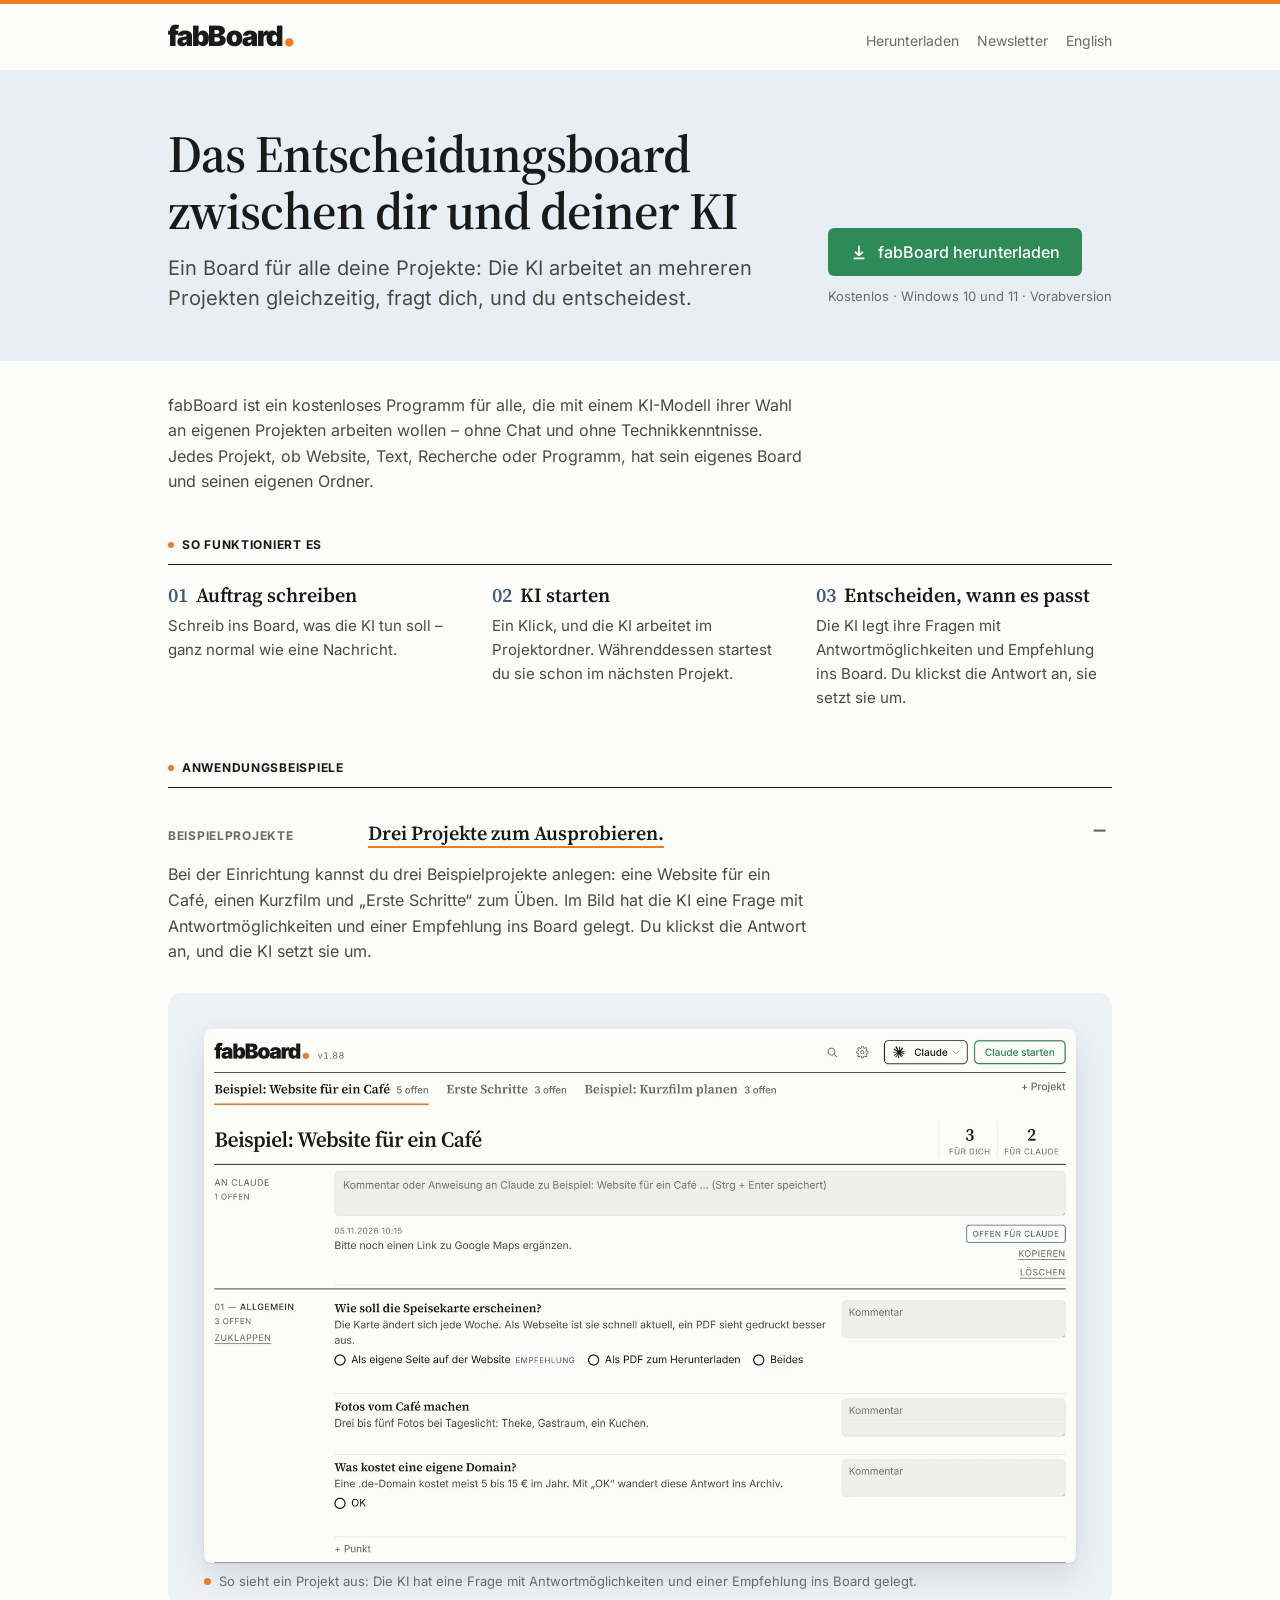
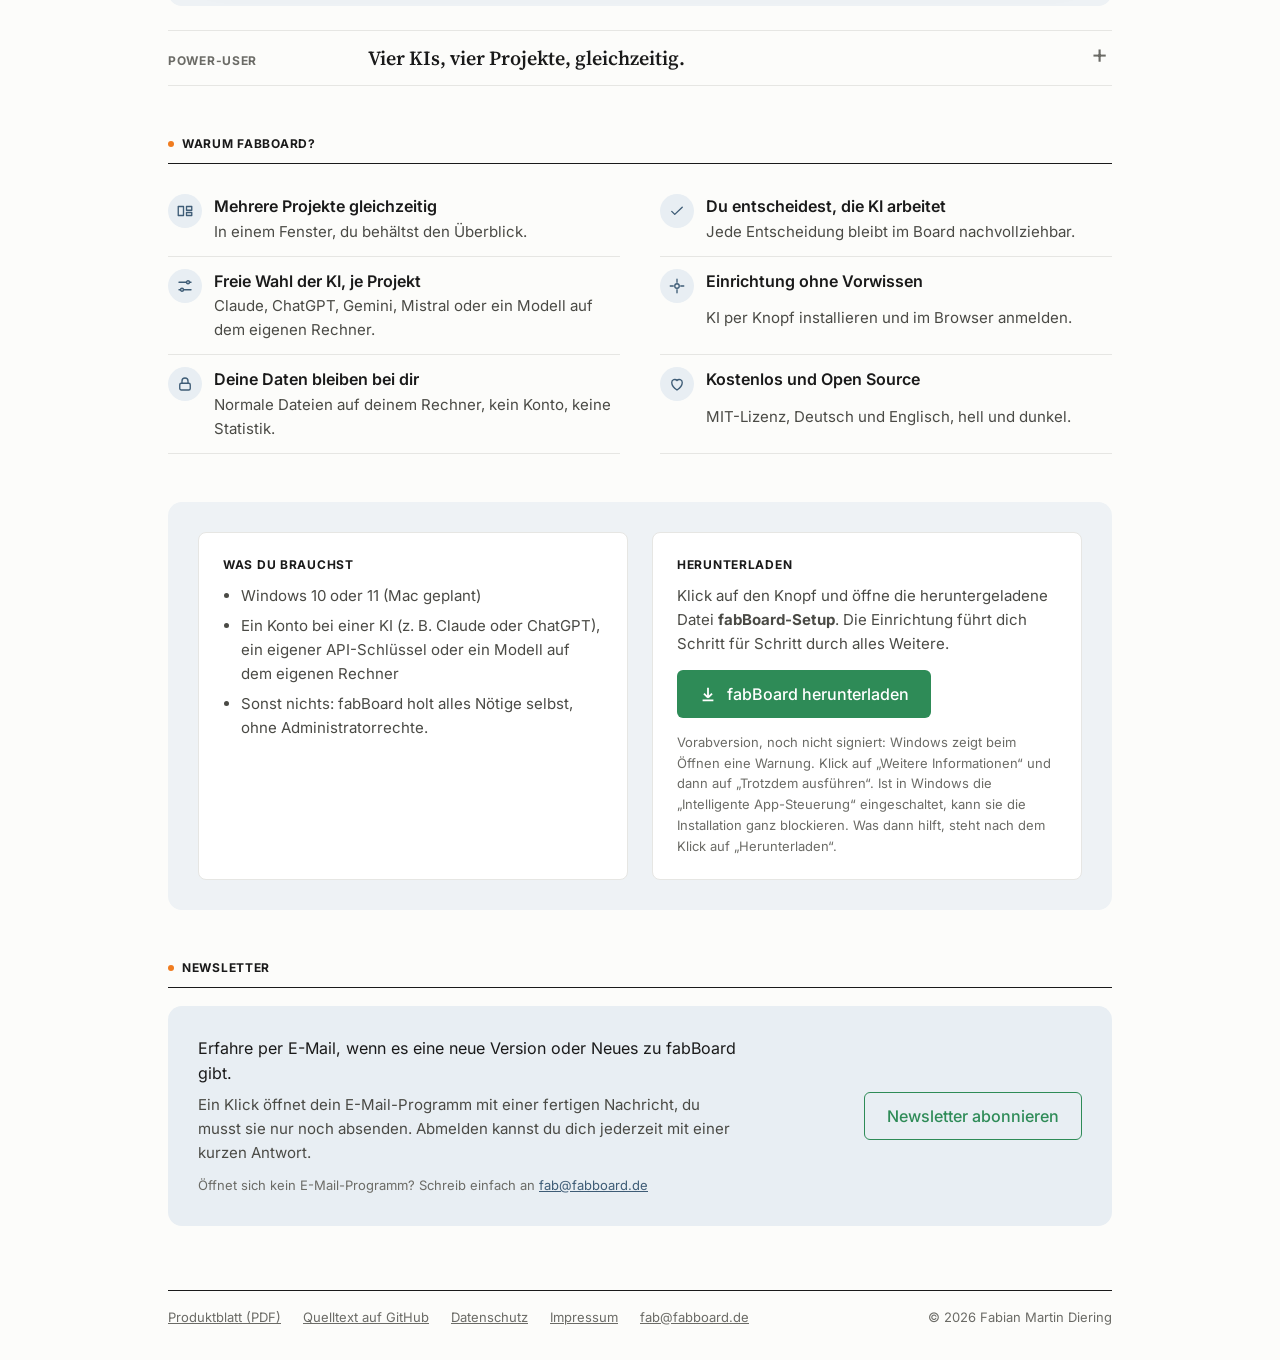
<file: index.html>
<!doctype html>
<html lang="de">
<head>
<meta charset="utf-8">
<meta name="viewport" content="width=device-width, initial-scale=1">
<title>fabBoard – Das Entscheidungsboard zwischen dir und deiner KI</title>
<meta name="description" content="Kostenloses Programm für Windows: Ein Board für alle deine Projekte. Die KI arbeitet an mehreren Projekten gleichzeitig, fragt dich, und du entscheidest.">
<link rel="canonical" href="https://fabboard.de/">
<link rel="alternate" hreflang="de" href="https://fabboard.de/">
<link rel="alternate" hreflang="en" href="https://fabboard.de/en/">
<link rel="alternate" hreflang="x-default" href="https://fabboard.de/">
<meta property="og:type" content="website">
<meta property="og:site_name" content="fabBoard">
<meta property="og:title" content="fabBoard – Das Entscheidungsboard zwischen dir und deiner KI">
<meta property="og:description" content="Kostenloses Programm für Windows: Ein Board für alle deine Projekte. Die KI arbeitet an mehreren Projekten gleichzeitig, fragt dich, und du entscheidest.">
<meta property="og:url" content="https://fabboard.de/">
<meta property="og:image" content="https://fabboard.de/bilder/vorschau-de.jpg">
<meta property="og:image:width" content="1200">
<meta property="og:image:height" content="630">
<meta property="og:image:alt" content="Ein Projekt in fabBoard: oben die Projekte als Reiter, darunter eine Frage der KI mit Antwortmöglichkeiten und Empfehlung.">
<meta property="og:locale" content="de_DE">
<meta name="twitter:card" content="summary_large_image">
<meta name="msvalidate.01" content="23ABFA443A74037E76672718F49C405F">
<script type="application/ld+json">{"@context": "https://schema.org", "@type": "SoftwareApplication", "name": "fabBoard", "url": "https://fabboard.de/", "inLanguage": ["de", "en"], "description": "Kostenloses Programm für Windows: Ein Board für alle deine Projekte. Die KI arbeitet an mehreren Projekten gleichzeitig, fragt dich, und du entscheidest.", "applicationCategory": "ProductivityApplication", "operatingSystem": "Windows 10, Windows 11", "isAccessibleForFree": true, "offers": {"@type": "Offer", "price": "0", "priceCurrency": "EUR"}, "downloadUrl": "https://github.com/FabianDiering/fabBoard/releases", "license": "https://opensource.org/licenses/MIT", "codeRepository": "https://github.com/FabianDiering/fabBoard", "screenshot": "https://fabboard.de/bilder/board-de.webp", "image": "https://fabboard.de/bilder/vorschau-de.jpg", "featureList": ["Mehrere Projekte gleichzeitig", "Du entscheidest, die KI arbeitet", "Freie Wahl der KI, je Projekt", "Einrichtung ohne Vorwissen", "Deine Daten bleiben bei dir", "Kostenlos und Open Source"], "author": {"@type": "Person", "name": "Fabian Diering", "email": "fab@fabboard.de"}}</script>
<link rel="icon" href="data:image/svg+xml,%3Csvg xmlns='http://www.w3.org/2000/svg' viewBox='0 0 32 32'%3E%3Crect width='32' height='32' rx='7' fill='%23000'/%3E%3Ccircle cx='16' cy='16' r='7' fill='%23F07C1F'/%3E%3C/svg%3E">
<link rel="stylesheet" href="schriften/schriften.css">
<link rel="stylesheet" href="stil.css">
</head>
<body>
<div class="wrap">
<header class="kopf">
 <a class="marke" href="./">fabBoard<span class="pkt">.</span></a>
 <nav><a href="#laden">Herunterladen</a><a href="#newsletter">Newsletter</a><a href="en/" hreflang="en">English</a></nav>
</header>
<main>
<div class="held">
 <div><h1>Das Entscheidungsboard zwischen dir und deiner KI</h1><p class="unter">Ein Board für alle deine Projekte: Die KI arbeitet an mehreren Projekten gleichzeitig, fragt dich, und du entscheidest.</p></div>
 <div class="laden"><a class="btn" href="https://github.com/FabianDiering/fabBoard/releases/latest/download/fabBoard-Setup.exe" data-laden><svg viewBox="0 0 20 20" fill="none" stroke="currentColor" stroke-width="2" aria-hidden="true"><path d="M10 3v11m0 0-4.5-4.5M10 14l4.5-4.5M4 17h12"/></svg>fabBoard herunterladen</a>
 <span class="ladezeile">Kostenlos · Windows 10 und 11 · Vorabversion</span></div>
</div>
<p class="intro">fabBoard ist ein kostenloses Programm für alle, die mit einem KI-Modell ihrer Wahl an eigenen Projekten arbeiten wollen – ohne Chat und ohne Technikkenntnisse. Jedes Projekt, ob Website, Text, Recherche oder Programm, hat sein eigenes Board und seinen eigenen Ordner.</p>
<section aria-labelledby="s1"><span class="cap titel" id="s1">So funktioniert es</span><ol class="schritte"><li><h3><span class="nr">01</span>Auftrag schreiben</h3><p>Schreib ins Board, was die KI tun soll – ganz normal wie eine Nachricht.</p></li><li><h3><span class="nr">02</span>KI starten</h3><p>Ein Klick, und die KI arbeitet im Projektordner. Währenddessen startest du sie schon im nächsten Projekt.</p></li><li><h3><span class="nr">03</span>Entscheiden, wann es passt</h3><p>Die KI legt ihre Fragen mit Antwortmöglichkeiten und Empfehlung ins Board. Du klickst die Antwort an, sie setzt sie um.</p></li></ol></section>
<section id="beispiele" aria-labelledby="s6"><span class="cap titel" id="s6">Anwendungsbeispiele</span>
<details class="bsp" id="beispielprojekte" open><summary><span class="cap">Beispielprojekte</span><span class="bt">Drei Projekte zum Ausprobieren.</span></summary>
 <div class="bi"><p class="intro">Bei der Einrichtung kannst du drei Beispielprojekte anlegen: eine Website für ein Café, einen Kurzfilm und „Erste Schritte“ zum Üben. Im Bild hat die KI eine Frage mit Antwortmöglichkeiten und einer Empfehlung ins Board gelegt. Du klickst die Antwort an, und die KI setzt sie um.</p>
 <figure>
  <img class="bild" src="bilder/board-de.webp" width="1600" height="980" alt="Ein Projekt in fabBoard: oben die Projekte als Reiter, darunter eine Frage der KI mit Antwortmöglichkeiten und Empfehlung." >
  <figcaption>So sieht ein Projekt aus: Die KI hat eine Frage mit Antwortmöglichkeiten und einer Empfehlung ins Board gelegt.</figcaption>
 </figure></div></details>
<details class="bsp" id="power"><summary><span class="cap">Power-User</span><span class="bt">Vier KIs, vier Projekte, gleichzeitig.</span></summary>
 <div class="bi"><p class="intro">Leg für jedes Modell ein eigenes Projekt an und nenn es nach der KI: Claude, Codex, Gemini und Mistral. Jedes Projekt ist fest mit seinem Modell verknüpft. So gibst du allen vier gleichzeitig Aufträge, und die Fragen jeder KI landen in ihrem eigenen Reiter. Der orange Punkt zeigt, welche KI gerade arbeitet.</p><p class="klein">Dafür brauchst du bei jedem Anbieter ein eigenes Konto.</p>
 <figure>
  <img class="bild" src="bilder/power-de.webp" width="1600" height="969" alt="fabBoard mit vier Projekten namens Claude, Codex, Gemini und Mistral; vor jedem Reiter ein oranger Punkt, weil alle vier KIs gerade arbeiten." loading="lazy">
  <figcaption>Alle vier KIs arbeiten gleichzeitig, jede in ihrem eigenen Projekt.</figcaption>
 </figure></div></details></section>
<section aria-labelledby="s2"><span class="cap titel" id="s2">Warum fabBoard?</span><ul class="merkmale"><li><span class="ik" aria-hidden="true"><svg viewBox="0 0 24 24" fill="none" stroke="currentColor" stroke-width="1.8" stroke-linecap="round" stroke-linejoin="round"><path d="M3 6h7v12H3zM14 6h7v5h-7zM14 14h7v4h-7z"/></svg></span><b>Mehrere Projekte gleichzeitig</b><span>In einem Fenster, du behältst den Überblick.</span></li><li><span class="ik" aria-hidden="true"><svg viewBox="0 0 24 24" fill="none" stroke="currentColor" stroke-width="1.8" stroke-linecap="round" stroke-linejoin="round"><path d="M5 12.5l4 4L19 7"/></svg></span><b>Du entscheidest, die KI arbeitet</b><span>Jede Entscheidung bleibt im Board nachvollziehbar.</span></li><li><span class="ik" aria-hidden="true"><svg viewBox="0 0 24 24" fill="none" stroke="currentColor" stroke-width="1.8" stroke-linecap="round" stroke-linejoin="round"><path d="M4 7h10M18 7h2M4 17h2M10 17h10"/><circle cx="16" cy="7" r="2"/><circle cx="8" cy="17" r="2"/></svg></span><b>Freie Wahl der KI, je Projekt</b><span>Claude, ChatGPT, Gemini, Mistral oder ein Modell auf dem eigenen Rechner.</span></li><li><span class="ik" aria-hidden="true"><svg viewBox="0 0 24 24" fill="none" stroke="currentColor" stroke-width="1.8" stroke-linecap="round" stroke-linejoin="round"><path d="M12 3v4M12 17v4M3 12h4M17 12h4"/><circle cx="12" cy="12" r="3"/></svg></span><b>Einrichtung ohne Vorwissen</b><span>KI per Knopf installieren und im Browser anmelden.</span></li><li><span class="ik" aria-hidden="true"><svg viewBox="0 0 24 24" fill="none" stroke="currentColor" stroke-width="1.8" stroke-linecap="round" stroke-linejoin="round"><rect x="5" y="11" width="14" height="9" rx="2"/><path d="M8 11V8a4 4 0 0 1 8 0v3"/></svg></span><b>Deine Daten bleiben bei dir</b><span>Normale Dateien auf deinem Rechner, kein Konto, keine Statistik.</span></li><li><span class="ik" aria-hidden="true"><svg viewBox="0 0 24 24" fill="none" stroke="currentColor" stroke-width="1.8" stroke-linecap="round" stroke-linejoin="round"><path d="M12 20s-7-4.5-7-10a4 4 0 0 1 7-2.6A4 4 0 0 1 19 10c0 5.5-7 10-7 10z"/></svg></span><b>Kostenlos und Open Source</b><span>MIT-Lizenz, Deutsch und Englisch, hell und dunkel.</span></li></ul></section>
<section id="laden" aria-label="Herunterladen"><div class="kaesten">
 <div class="kasten"><span class="cap">Was du brauchst</span><ul><li>Windows 10 oder 11 (Mac geplant)</li><li>Ein Konto bei einer KI (z. B. Claude oder ChatGPT), ein eigener API-Schlüssel oder ein Modell auf dem eigenen Rechner</li><li>Sonst nichts: fabBoard holt alles Nötige selbst, ohne Administratorrechte.</li></ul></div>
 <div class="kasten"><span class="cap">Herunterladen</span><p>Klick auf den Knopf und öffne die heruntergeladene Datei <b>fabBoard-Setup</b>. Die Einrichtung führt dich Schritt für Schritt durch alles Weitere.</p>
  <a class="btn" href="https://github.com/FabianDiering/fabBoard/releases/latest/download/fabBoard-Setup.exe" data-laden><svg viewBox="0 0 20 20" fill="none" stroke="currentColor" stroke-width="2" aria-hidden="true"><path d="M10 3v11m0 0-4.5-4.5M10 14l4.5-4.5M4 17h12"/></svg>fabBoard herunterladen</a>
  <p class="hinweis">Vorabversion, noch nicht signiert: Windows zeigt beim Öffnen eine Warnung. Klick auf „Weitere Informationen“ und dann auf „Trotzdem ausführen“. Ist in Windows die „Intelligente App-Steuerung“ eingeschaltet, kann sie die Installation ganz blockieren. Was dann hilft, steht nach dem Klick auf „Herunterladen“.</p></div>
</div>
<div class="nach" id="nach" hidden><b>Der Download hat begonnen. So geht es weiter:</b><ol><li>Öffne die Datei „fabBoard-Setup“ aus deinem Downloads-Ordner.</li><li>Zeigt Windows eine blaue Warnung? Das ist bei neuen Programmen normal. Klick auf „Weitere Informationen“ und dann auf „Trotzdem ausführen“.</li></ol><p class="nb"><b>Passiert nichts, oder meldet Windows, die App sei blockiert?</b></p><p>Das ist kein Fehler und liegt nicht an dir. Windows hat dann eine zusätzliche Schutzfunktion eingeschaltet, die „Intelligente App-Steuerung“. Sie lässt nur Programme zu, die Microsoft schon kennt. fabBoard ist noch neu und noch nicht signiert, deshalb wird es zurückgehalten.</p><p>Du hast zwei Möglichkeiten: Entweder du schaltest die Schutzfunktion kurz aus (Windows-Sicherheit → App- und Browsersteuerung → Einstellungen der intelligenten App-Steuerung → Aus), öffnest die Datei noch einmal und installierst fabBoard. Oder du lässt es einfach sein und wartest, bis fabBoard signiert ist. Beides ist völlig in Ordnung.</p><p>Wenn du die Schutzfunktion ausgeschaltet hast: Bei aktuellem Windows (Stand ab April 2026) kannst du sie an derselben Stelle jederzeit wieder einschalten.</p></div></section>
<section id="newsletter" aria-labelledby="s4"><span class="cap titel" id="s4">Newsletter</span><div class="news">
 <div><p>Erfahre per E-Mail, wenn es eine neue Version oder Neues zu fabBoard gibt.</p><p class="wie">Ein Klick öffnet dein E-Mail-Programm mit einer fertigen Nachricht, du musst sie nur noch absenden. Abmelden kannst du dich jederzeit mit einer kurzen Antwort.</p>
 <p class="ohne">Öffnet sich kein E-Mail-Programm? Schreib einfach an <a href="mailto:fab@fabboard.de">fab@fabboard.de</a></p></div>
 <a class="btn zwei" href="mailto:fab@fabboard.de?subject=fabBoard-Newsletter&amp;body=Ich%20m%C3%B6chte%20den%20fabBoard-Newsletter%20erhalten.">Newsletter abonnieren</a>
</div></section>
</main>
<footer class="fuss">
 <a href="dokumente/fabBoard-Produktblatt.pdf">Produktblatt (PDF)</a>
 <a href="https://github.com/FabianDiering/fabBoard">Quelltext auf GitHub</a>
 <a href="datenschutz.html">Datenschutz</a>
 <a href="impressum.html">Impressum</a>
 <a href="mailto:fab@fabboard.de">fab@fabboard.de</a>
 <span class="re">© 2026 Fabian Martin Diering</span>
</footer>
</div>
<script>document.querySelectorAll('[data-laden]').forEach(function(a){a.addEventListener('click',function(){var n=document.getElementById('nach');if(n){n.hidden=false;n.scrollIntoView({behavior:'smooth',block:'center'})}})})</script>
</body>
</html>
</file>
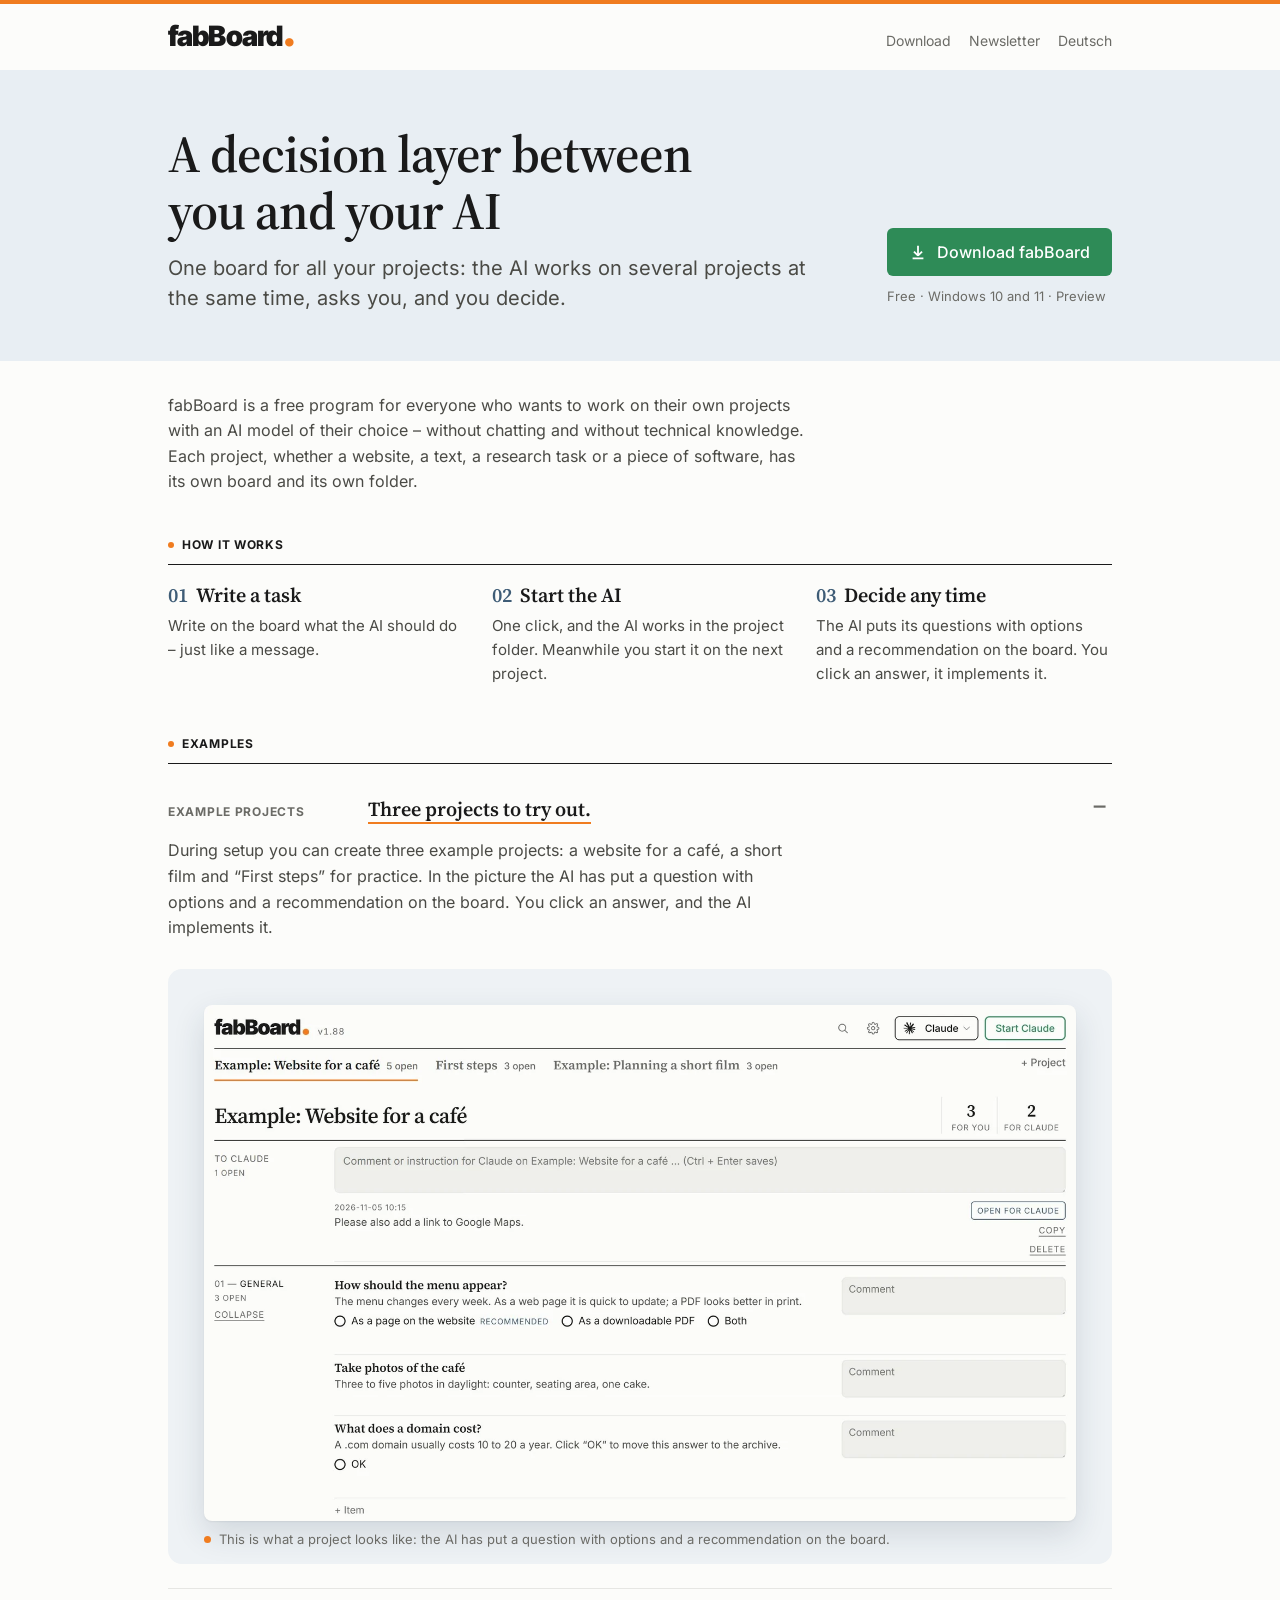
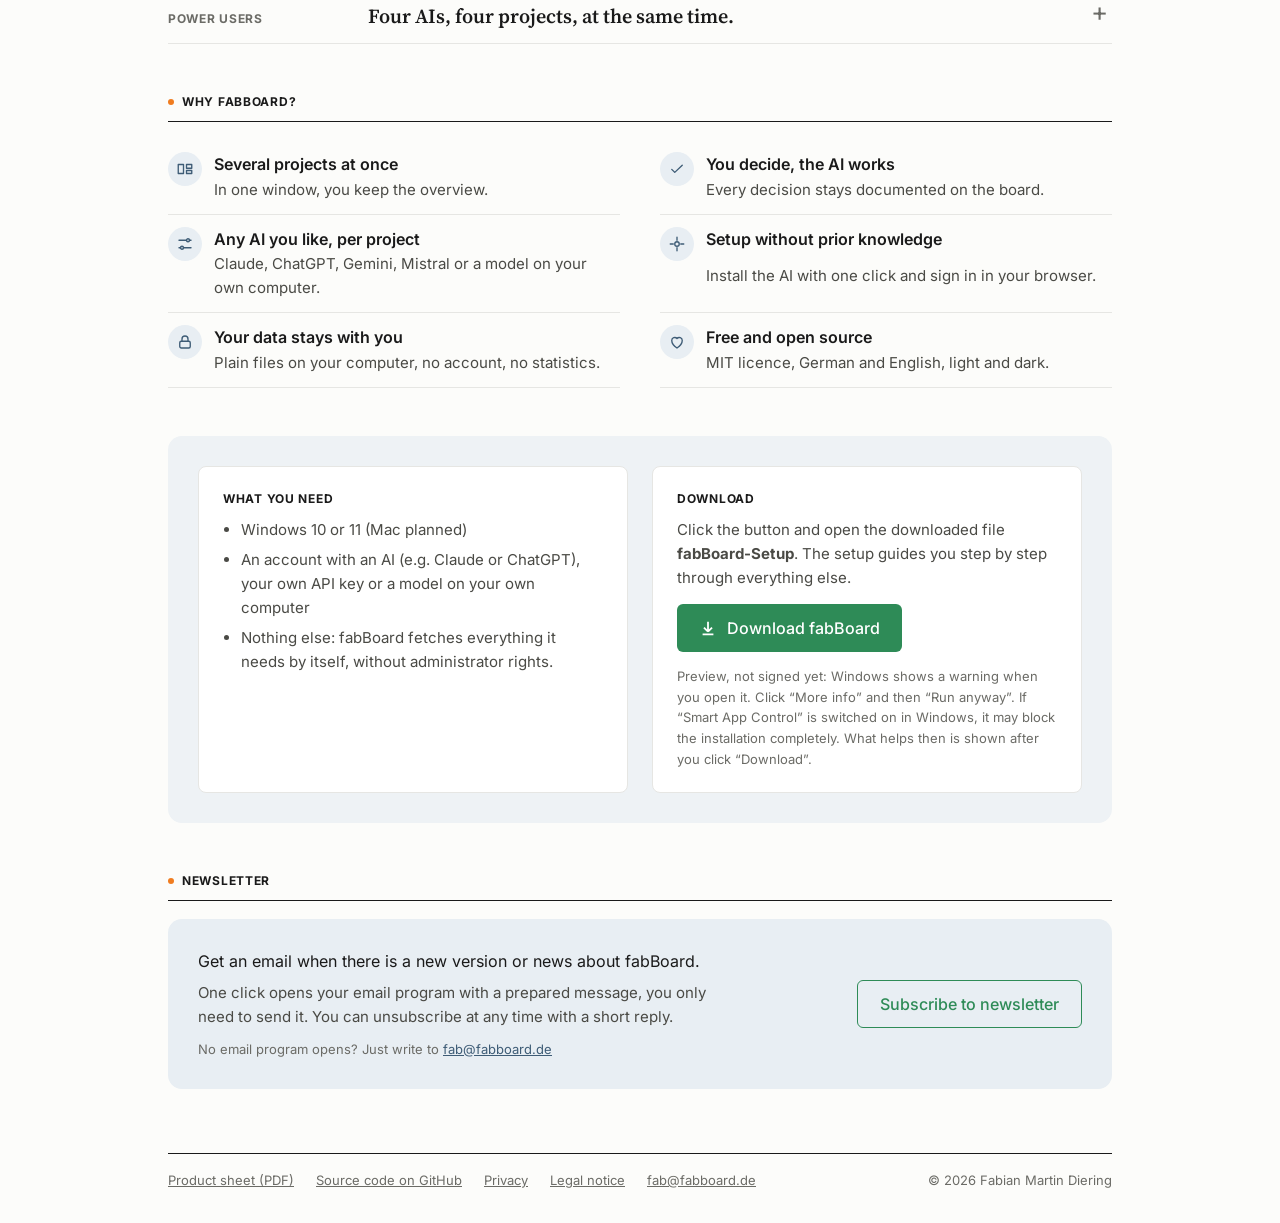
<file: en/index.html>
<!doctype html>
<html lang="en">
<head>
<meta charset="utf-8">
<meta name="viewport" content="width=device-width, initial-scale=1">
<title>fabBoard – A decision layer between you and your AI</title>
<meta name="description" content="Free program for Windows: one board for all your projects. The AI works on several projects at the same time, asks you, and you decide.">
<link rel="canonical" href="https://fabboard.de/en/">
<link rel="alternate" hreflang="de" href="https://fabboard.de/">
<link rel="alternate" hreflang="en" href="https://fabboard.de/en/">
<link rel="alternate" hreflang="x-default" href="https://fabboard.de/">
<meta property="og:type" content="website">
<meta property="og:site_name" content="fabBoard">
<meta property="og:title" content="fabBoard – A decision layer between you and your AI">
<meta property="og:description" content="Free program for Windows: one board for all your projects. The AI works on several projects at the same time, asks you, and you decide.">
<meta property="og:url" content="https://fabboard.de/en/">
<meta property="og:image" content="https://fabboard.de/bilder/vorschau-en.jpg">
<meta property="og:image:width" content="1200">
<meta property="og:image:height" content="630">
<meta property="og:image:alt" content="A project in fabBoard: the projects as tabs at the top, below a question from the AI with options and a recommendation.">
<meta property="og:locale" content="en_US">
<meta name="twitter:card" content="summary_large_image">
<meta name="msvalidate.01" content="23ABFA443A74037E76672718F49C405F">
<script type="application/ld+json">{"@context": "https://schema.org", "@type": "SoftwareApplication", "name": "fabBoard", "url": "https://fabboard.de/en/", "inLanguage": ["de", "en"], "description": "Free program for Windows: one board for all your projects. The AI works on several projects at the same time, asks you, and you decide.", "applicationCategory": "ProductivityApplication", "operatingSystem": "Windows 10, Windows 11", "isAccessibleForFree": true, "offers": {"@type": "Offer", "price": "0", "priceCurrency": "EUR"}, "downloadUrl": "https://github.com/FabianDiering/fabBoard/releases", "license": "https://opensource.org/licenses/MIT", "codeRepository": "https://github.com/FabianDiering/fabBoard", "screenshot": "https://fabboard.de/bilder/board-en.webp", "image": "https://fabboard.de/bilder/vorschau-en.jpg", "featureList": ["Several projects at once", "You decide, the AI works", "Any AI you like, per project", "Setup without prior knowledge", "Your data stays with you", "Free and open source"], "author": {"@type": "Person", "name": "Fabian Diering", "email": "fab@fabboard.de"}}</script>
<link rel="icon" href="data:image/svg+xml,%3Csvg xmlns='http://www.w3.org/2000/svg' viewBox='0 0 32 32'%3E%3Crect width='32' height='32' rx='7' fill='%23000'/%3E%3Ccircle cx='16' cy='16' r='7' fill='%23F07C1F'/%3E%3C/svg%3E">
<link rel="stylesheet" href="../schriften/schriften.css">
<link rel="stylesheet" href="../stil.css">
</head>
<body>
<div class="wrap">
<header class="kopf">
 <a class="marke" href="../">fabBoard<span class="pkt">.</span></a>
 <nav><a href="#laden">Download</a><a href="#newsletter">Newsletter</a><a href="../" hreflang="de">Deutsch</a></nav>
</header>
<main>
<div class="held">
 <div><h1>A decision layer between you and your AI</h1><p class="unter">One board for all your projects: the AI works on several projects at the same time, asks you, and you decide.</p></div>
 <div class="laden"><a class="btn" href="https://github.com/FabianDiering/fabBoard/releases/latest/download/fabBoard-Setup.exe" data-laden><svg viewBox="0 0 20 20" fill="none" stroke="currentColor" stroke-width="2" aria-hidden="true"><path d="M10 3v11m0 0-4.5-4.5M10 14l4.5-4.5M4 17h12"/></svg>Download fabBoard</a>
 <span class="ladezeile">Free · Windows 10 and 11 · Preview</span></div>
</div>
<p class="intro">fabBoard is a free program for everyone who wants to work on their own projects with an AI model of their choice – without chatting and without technical knowledge. Each project, whether a website, a text, a research task or a piece of software, has its own board and its own folder.</p>
<section aria-labelledby="s1"><span class="cap titel" id="s1">How it works</span><ol class="schritte"><li><h3><span class="nr">01</span>Write a task</h3><p>Write on the board what the AI should do – just like a message.</p></li><li><h3><span class="nr">02</span>Start the AI</h3><p>One click, and the AI works in the project folder. Meanwhile you start it on the next project.</p></li><li><h3><span class="nr">03</span>Decide any time</h3><p>The AI puts its questions with options and a recommendation on the board. You click an answer, it implements it.</p></li></ol></section>
<section id="beispiele" aria-labelledby="s6"><span class="cap titel" id="s6">Examples</span>
<details class="bsp" id="beispielprojekte" open><summary><span class="cap">Example projects</span><span class="bt">Three projects to try out.</span></summary>
 <div class="bi"><p class="intro">During setup you can create three example projects: a website for a café, a short film and “First steps” for practice. In the picture the AI has put a question with options and a recommendation on the board. You click an answer, and the AI implements it.</p>
 <figure>
  <img class="bild" src="../bilder/board-en.webp" width="1600" height="947" alt="A project in fabBoard: the projects as tabs at the top, below a question from the AI with options and a recommendation." >
  <figcaption>This is what a project looks like: the AI has put a question with options and a recommendation on the board.</figcaption>
 </figure></div></details>
<details class="bsp" id="power"><summary><span class="cap">Power users</span><span class="bt">Four AIs, four projects, at the same time.</span></summary>
 <div class="bi"><p class="intro">Create one project per model and name it after the AI: Claude, Codex, Gemini and Mistral. Each project is linked to its model. This way you give tasks to all four at the same time, and each AI’s questions land in its own tab. The orange dot shows which AI is working right now.</p><p class="klein">For this you need an account with each provider.</p>
 <figure>
  <img class="bild" src="../bilder/power-en.webp" width="1600" height="969" alt="fabBoard with four projects called Claude, Codex, Gemini and Mistral; an orange dot in front of each tab because all four AIs are working." loading="lazy">
  <figcaption>All four AIs are working at the same time, each in its own project.</figcaption>
 </figure></div></details></section>
<section aria-labelledby="s2"><span class="cap titel" id="s2">Why fabBoard?</span><ul class="merkmale"><li><span class="ik" aria-hidden="true"><svg viewBox="0 0 24 24" fill="none" stroke="currentColor" stroke-width="1.8" stroke-linecap="round" stroke-linejoin="round"><path d="M3 6h7v12H3zM14 6h7v5h-7zM14 14h7v4h-7z"/></svg></span><b>Several projects at once</b><span>In one window, you keep the overview.</span></li><li><span class="ik" aria-hidden="true"><svg viewBox="0 0 24 24" fill="none" stroke="currentColor" stroke-width="1.8" stroke-linecap="round" stroke-linejoin="round"><path d="M5 12.5l4 4L19 7"/></svg></span><b>You decide, the AI works</b><span>Every decision stays documented on the board.</span></li><li><span class="ik" aria-hidden="true"><svg viewBox="0 0 24 24" fill="none" stroke="currentColor" stroke-width="1.8" stroke-linecap="round" stroke-linejoin="round"><path d="M4 7h10M18 7h2M4 17h2M10 17h10"/><circle cx="16" cy="7" r="2"/><circle cx="8" cy="17" r="2"/></svg></span><b>Any AI you like, per project</b><span>Claude, ChatGPT, Gemini, Mistral or a model on your own computer.</span></li><li><span class="ik" aria-hidden="true"><svg viewBox="0 0 24 24" fill="none" stroke="currentColor" stroke-width="1.8" stroke-linecap="round" stroke-linejoin="round"><path d="M12 3v4M12 17v4M3 12h4M17 12h4"/><circle cx="12" cy="12" r="3"/></svg></span><b>Setup without prior knowledge</b><span>Install the AI with one click and sign in in your browser.</span></li><li><span class="ik" aria-hidden="true"><svg viewBox="0 0 24 24" fill="none" stroke="currentColor" stroke-width="1.8" stroke-linecap="round" stroke-linejoin="round"><rect x="5" y="11" width="14" height="9" rx="2"/><path d="M8 11V8a4 4 0 0 1 8 0v3"/></svg></span><b>Your data stays with you</b><span>Plain files on your computer, no account, no statistics.</span></li><li><span class="ik" aria-hidden="true"><svg viewBox="0 0 24 24" fill="none" stroke="currentColor" stroke-width="1.8" stroke-linecap="round" stroke-linejoin="round"><path d="M12 20s-7-4.5-7-10a4 4 0 0 1 7-2.6A4 4 0 0 1 19 10c0 5.5-7 10-7 10z"/></svg></span><b>Free and open source</b><span>MIT licence, German and English, light and dark.</span></li></ul></section>
<section id="laden" aria-label="Download"><div class="kaesten">
 <div class="kasten"><span class="cap">What you need</span><ul><li>Windows 10 or 11 (Mac planned)</li><li>An account with an AI (e.g. Claude or ChatGPT), your own API key or a model on your own computer</li><li>Nothing else: fabBoard fetches everything it needs by itself, without administrator rights.</li></ul></div>
 <div class="kasten"><span class="cap">Download</span><p>Click the button and open the downloaded file <b>fabBoard-Setup</b>. The setup guides you step by step through everything else.</p>
  <a class="btn" href="https://github.com/FabianDiering/fabBoard/releases/latest/download/fabBoard-Setup.exe" data-laden><svg viewBox="0 0 20 20" fill="none" stroke="currentColor" stroke-width="2" aria-hidden="true"><path d="M10 3v11m0 0-4.5-4.5M10 14l4.5-4.5M4 17h12"/></svg>Download fabBoard</a>
  <p class="hinweis">Preview, not signed yet: Windows shows a warning when you open it. Click “More info” and then “Run anyway”. If “Smart App Control” is switched on in Windows, it may block the installation completely. What helps then is shown after you click “Download”.</p></div>
</div>
<div class="nach" id="nach" hidden><b>The download has started. What to do next:</b><ol><li>Open the file “fabBoard-Setup” from your Downloads folder.</li><li>Does Windows show a blue warning? That is normal for new programs. Click “More info” and then “Run anyway”.</li></ol><p class="nb"><b>Does nothing happen, or does Windows say the app is blocked?</b></p><p>That is not an error and not your fault. Windows then has an extra protection switched on, called “Smart App Control”. It only allows programs that Microsoft already knows. fabBoard is still new and not signed yet, so it is held back.</p><p>You have two options: either switch the protection off for a moment (Windows Security → App &amp; browser control → Smart App Control settings → Off), open the file again and install fabBoard. Or simply leave it and wait until fabBoard is signed. Both are perfectly fine.</p><p>If you switched the protection off: on an up-to-date Windows (April 2026 or later) you can switch it back on in the same place at any time.</p></div></section>
<section id="newsletter" aria-labelledby="s4"><span class="cap titel" id="s4">Newsletter</span><div class="news">
 <div><p>Get an email when there is a new version or news about fabBoard.</p><p class="wie">One click opens your email program with a prepared message, you only need to send it. You can unsubscribe at any time with a short reply.</p>
 <p class="ohne">No email program opens? Just write to <a href="mailto:fab@fabboard.de">fab@fabboard.de</a></p></div>
 <a class="btn zwei" href="mailto:fab@fabboard.de?subject=fabBoard%20newsletter&amp;body=I%20would%20like%20to%20receive%20the%20fabBoard%20newsletter.">Subscribe to newsletter</a>
</div></section>
</main>
<footer class="fuss">
 <a href="../dokumente/fabBoard-Product-Sheet.pdf">Product sheet (PDF)</a>
 <a href="https://github.com/FabianDiering/fabBoard">Source code on GitHub</a>
 <a href="privacy.html">Privacy</a>
 <a href="../impressum.html">Legal notice</a>
 <a href="mailto:fab@fabboard.de">fab@fabboard.de</a>
 <span class="re">© 2026 Fabian Martin Diering</span>
</footer>
</div>
<script>document.querySelectorAll('[data-laden]').forEach(function(a){a.addEventListener('click',function(){var n=document.getElementById('nach');if(n){n.hidden=false;n.scrollIntoView({behavior:'smooth',block:'center'})}})})</script>
</body>
</html>
</file>
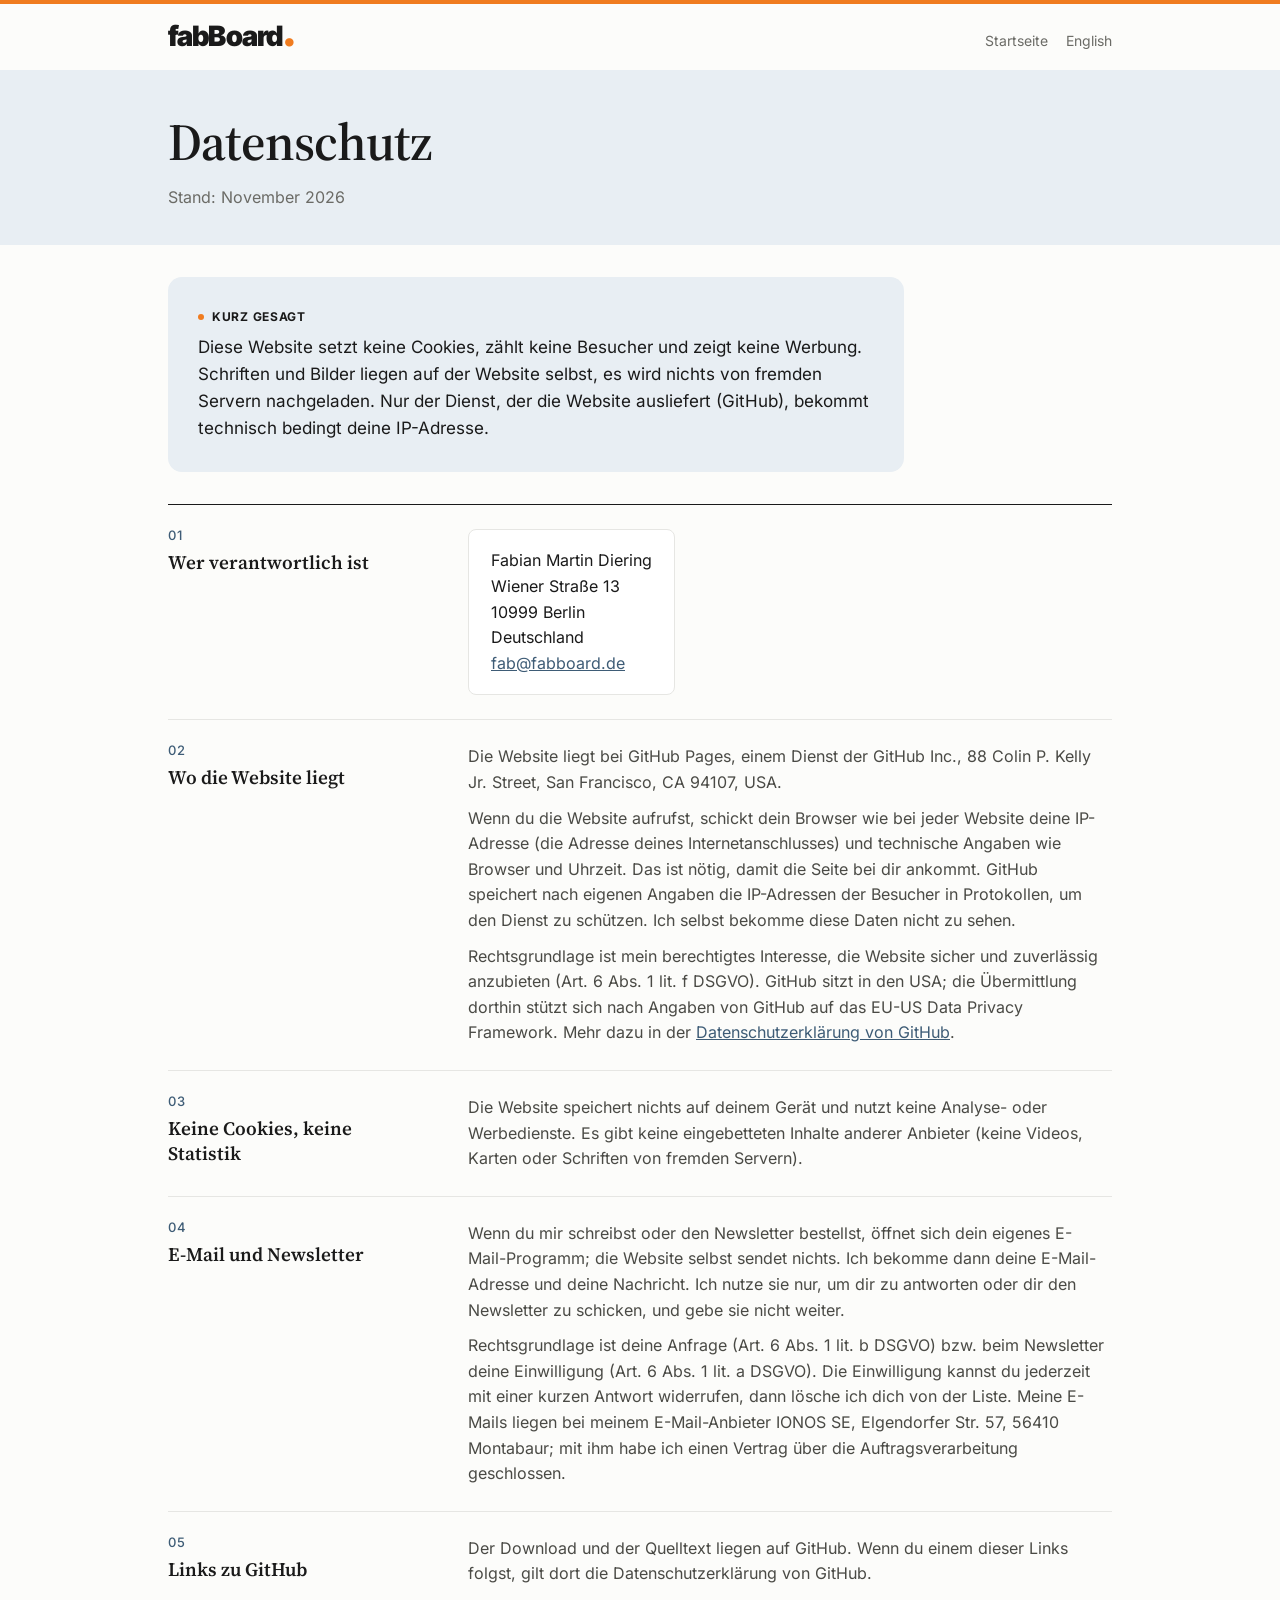
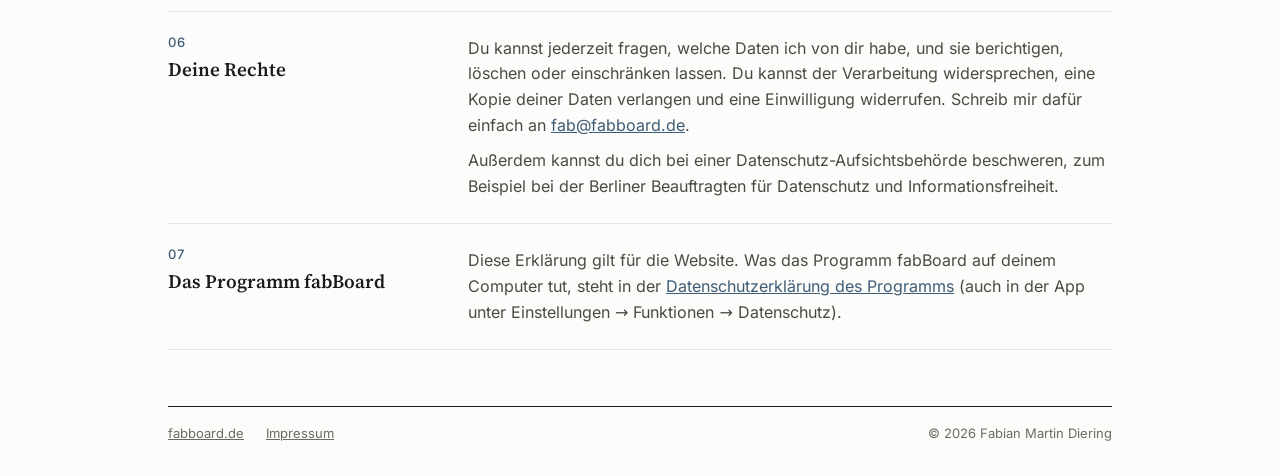
<file: datenschutz.html>
<!doctype html>
<html lang="de">
<head>
<meta charset="utf-8">
<meta name="viewport" content="width=device-width, initial-scale=1">
<title>Datenschutz – fabBoard</title>
<meta name="robots" content="noindex">
<link rel="icon" href="data:image/svg+xml,%3Csvg xmlns='http://www.w3.org/2000/svg' viewBox='0 0 32 32'%3E%3Crect width='32' height='32' rx='7' fill='%23000'/%3E%3Ccircle cx='16' cy='16' r='7' fill='%23F07C1F'/%3E%3C/svg%3E">
<link rel="stylesheet" href="schriften/schriften.css">
<link rel="stylesheet" href="stil.css">
</head>
<body>
<div class="wrap">
<header class="kopf"><a class="marke" href="./">fabBoard<span class="pkt">.</span></a><nav><a href="./">Startseite</a><a href="en/privacy.html">English</a></nav></header>
<main>
<div class="held ds-held"><div><h1>Datenschutz</h1><p class="unter">Stand: November 2026</p></div></div>
<div class="ds-kurz"><span class="cap">Kurz gesagt</span><p>Diese Website setzt keine Cookies, zählt keine Besucher und zeigt keine Werbung. Schriften und Bilder liegen auf der Website selbst, es wird nichts von fremden Servern nachgeladen. Nur der Dienst, der die Website ausliefert (GitHub), bekommt technisch bedingt deine IP-Adresse.</p></div><div class="ds-liste"><div class="ds-zeile"><h2><span class="nr">01</span>Wer verantwortlich ist</h2><div><div class="ds-karte"><p>Fabian Martin Diering<br>Wiener Straße 13<br>10999 Berlin<br>Deutschland<br><a href="mailto:fab@fabboard.de">fab@fabboard.de</a></p></div></div></div><div class="ds-zeile"><h2><span class="nr">02</span>Wo die Website liegt</h2><div><p>Die Website liegt bei GitHub Pages, einem Dienst der GitHub Inc., 88 Colin P. Kelly Jr. Street, San Francisco, CA 94107, USA.</p><p>Wenn du die Website aufrufst, schickt dein Browser wie bei jeder Website deine IP-Adresse (die Adresse deines Internetanschlusses) und technische Angaben wie Browser und Uhrzeit. Das ist nötig, damit die Seite bei dir ankommt. GitHub speichert nach eigenen Angaben die IP-Adressen der Besucher in Protokollen, um den Dienst zu schützen. Ich selbst bekomme diese Daten nicht zu sehen.</p><p>Rechtsgrundlage ist mein berechtigtes Interesse, die Website sicher und zuverlässig anzubieten (Art. 6 Abs. 1 lit. f DSGVO). GitHub sitzt in den USA; die Übermittlung dorthin stützt sich nach Angaben von GitHub auf das EU-US Data Privacy Framework. Mehr dazu in der <a href="https://docs.github.com/de/site-policy/privacy-policies/github-general-privacy-statement">Datenschutzerklärung von GitHub</a>.</p></div></div><div class="ds-zeile"><h2><span class="nr">03</span>Keine Cookies, keine Statistik</h2><div><p>Die Website speichert nichts auf deinem Gerät und nutzt keine Analyse- oder Werbedienste. Es gibt keine eingebetteten Inhalte anderer Anbieter (keine Videos, Karten oder Schriften von fremden Servern).</p></div></div><div class="ds-zeile"><h2><span class="nr">04</span>E-Mail und Newsletter</h2><div><p>Wenn du mir schreibst oder den Newsletter bestellst, öffnet sich dein eigenes E-Mail-Programm; die Website selbst sendet nichts. Ich bekomme dann deine E-Mail-Adresse und deine Nachricht. Ich nutze sie nur, um dir zu antworten oder dir den Newsletter zu schicken, und gebe sie nicht weiter.</p><p>Rechtsgrundlage ist deine Anfrage (Art. 6 Abs. 1 lit. b DSGVO) bzw. beim Newsletter deine Einwilligung (Art. 6 Abs. 1 lit. a DSGVO). Die Einwilligung kannst du jederzeit mit einer kurzen Antwort widerrufen, dann lösche ich dich von der Liste. Meine E-Mails liegen bei meinem E-Mail-Anbieter IONOS SE, Elgendorfer Str. 57, 56410 Montabaur; mit ihm habe ich einen Vertrag über die Auftragsverarbeitung geschlossen.</p></div></div><div class="ds-zeile"><h2><span class="nr">05</span>Links zu GitHub</h2><div><p>Der Download und der Quelltext liegen auf GitHub. Wenn du einem dieser Links folgst, gilt dort die Datenschutzerklärung von GitHub.</p></div></div><div class="ds-zeile"><h2><span class="nr">06</span>Deine Rechte</h2><div><p>Du kannst jederzeit fragen, welche Daten ich von dir habe, und sie berichtigen, löschen oder einschränken lassen. Du kannst der Verarbeitung widersprechen, eine Kopie deiner Daten verlangen und eine Einwilligung widerrufen. Schreib mir dafür einfach an <a href="mailto:fab@fabboard.de">fab@fabboard.de</a>.</p><p>Außerdem kannst du dich bei einer Datenschutz-Aufsichtsbehörde beschweren, zum Beispiel bei der Berliner Beauftragten für Datenschutz und Informationsfreiheit.</p></div></div><div class="ds-zeile"><h2><span class="nr">07</span>Das Programm fabBoard</h2><div><p>Diese Erklärung gilt für die Website. Was das Programm fabBoard auf deinem Computer tut, steht in der <a href="https://github.com/FabianDiering/fabBoard/blob/main/PRIVACY.md#datenschutz">Datenschutzerklärung des Programms</a> (auch in der App unter Einstellungen → Funktionen → Datenschutz).</p></div></div></div>
</main>
<footer class="fuss"><a href="./">fabboard.de</a><a href="impressum.html">Impressum</a><span class="re">© 2026 Fabian Martin Diering</span></footer>
</div>
</body>
</html>
</file>
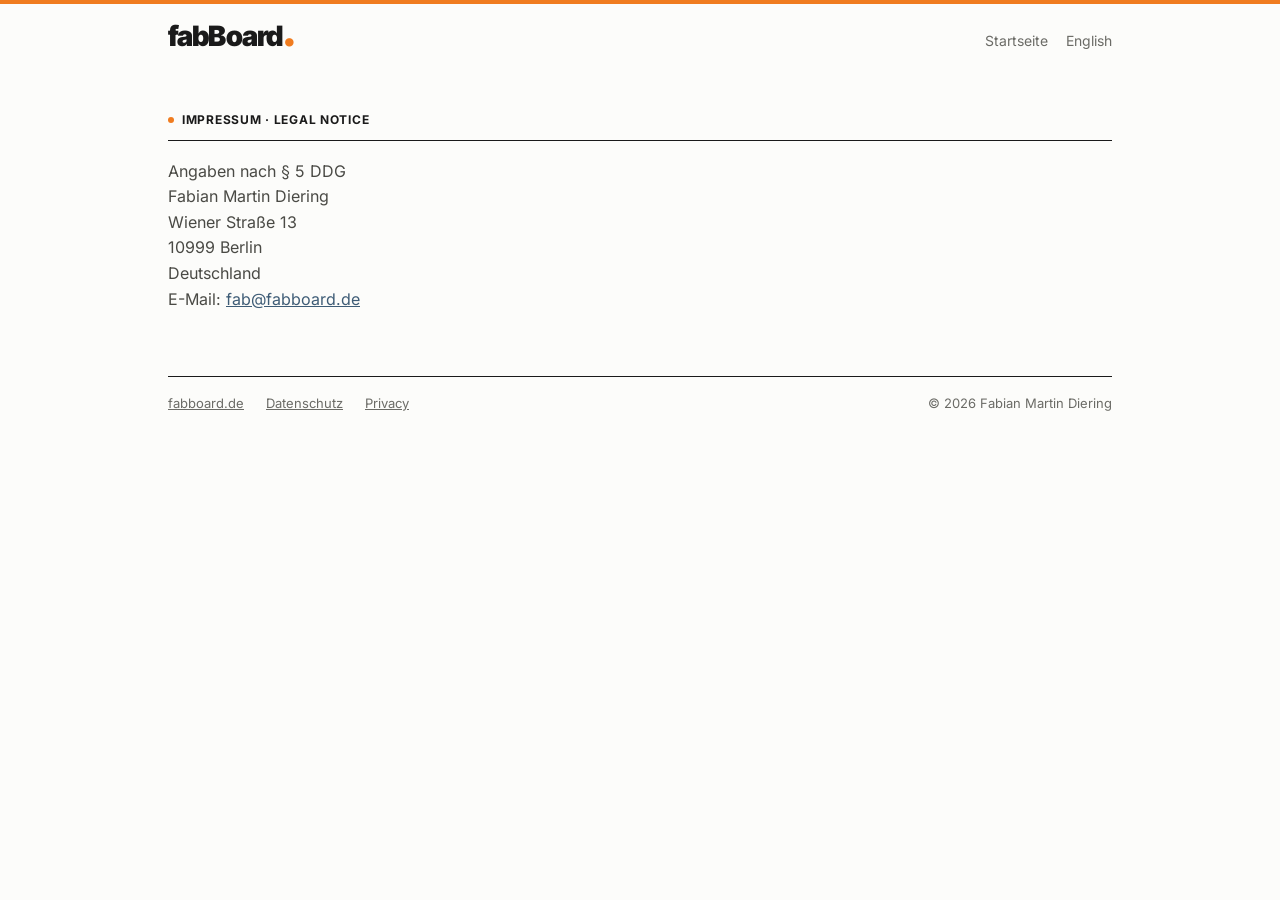
<file: impressum.html>
<!doctype html>
<html lang="de">
<head>
<meta charset="utf-8">
<meta name="viewport" content="width=device-width, initial-scale=1">
<title>Impressum – fabBoard</title>
<meta name="robots" content="noindex">
<link rel="icon" href="data:image/svg+xml,%3Csvg xmlns='http://www.w3.org/2000/svg' viewBox='0 0 32 32'%3E%3Crect width='32' height='32' rx='7' fill='%23000'/%3E%3Ccircle cx='16' cy='16' r='7' fill='%23F07C1F'/%3E%3C/svg%3E">
<link rel="stylesheet" href="schriften/schriften.css">
<link rel="stylesheet" href="stil.css">
</head>
<body>
<div class="wrap">
<header class="kopf"><a class="marke" href="./">fabBoard<span class="pkt">.</span></a><nav><a href="./">Startseite</a><a href="en/">English</a></nav></header>
<main>
<section><span class="cap titel">Impressum · Legal notice</span>
<p class="intro">Angaben nach § 5 DDG<br>
Fabian Martin Diering<br>
Wiener Straße 13<br>
10999 Berlin<br>
Deutschland<br>
E-Mail: <a href="mailto:fab@fabboard.de">fab@fabboard.de</a></p>
</section>
</main>
<footer class="fuss"><a href="./">fabboard.de</a><a href="datenschutz.html">Datenschutz</a><a href="en/privacy.html">Privacy</a><span class="re">© 2026 Fabian Martin Diering</span></footer>
</div>
</body>
</html>
</file>
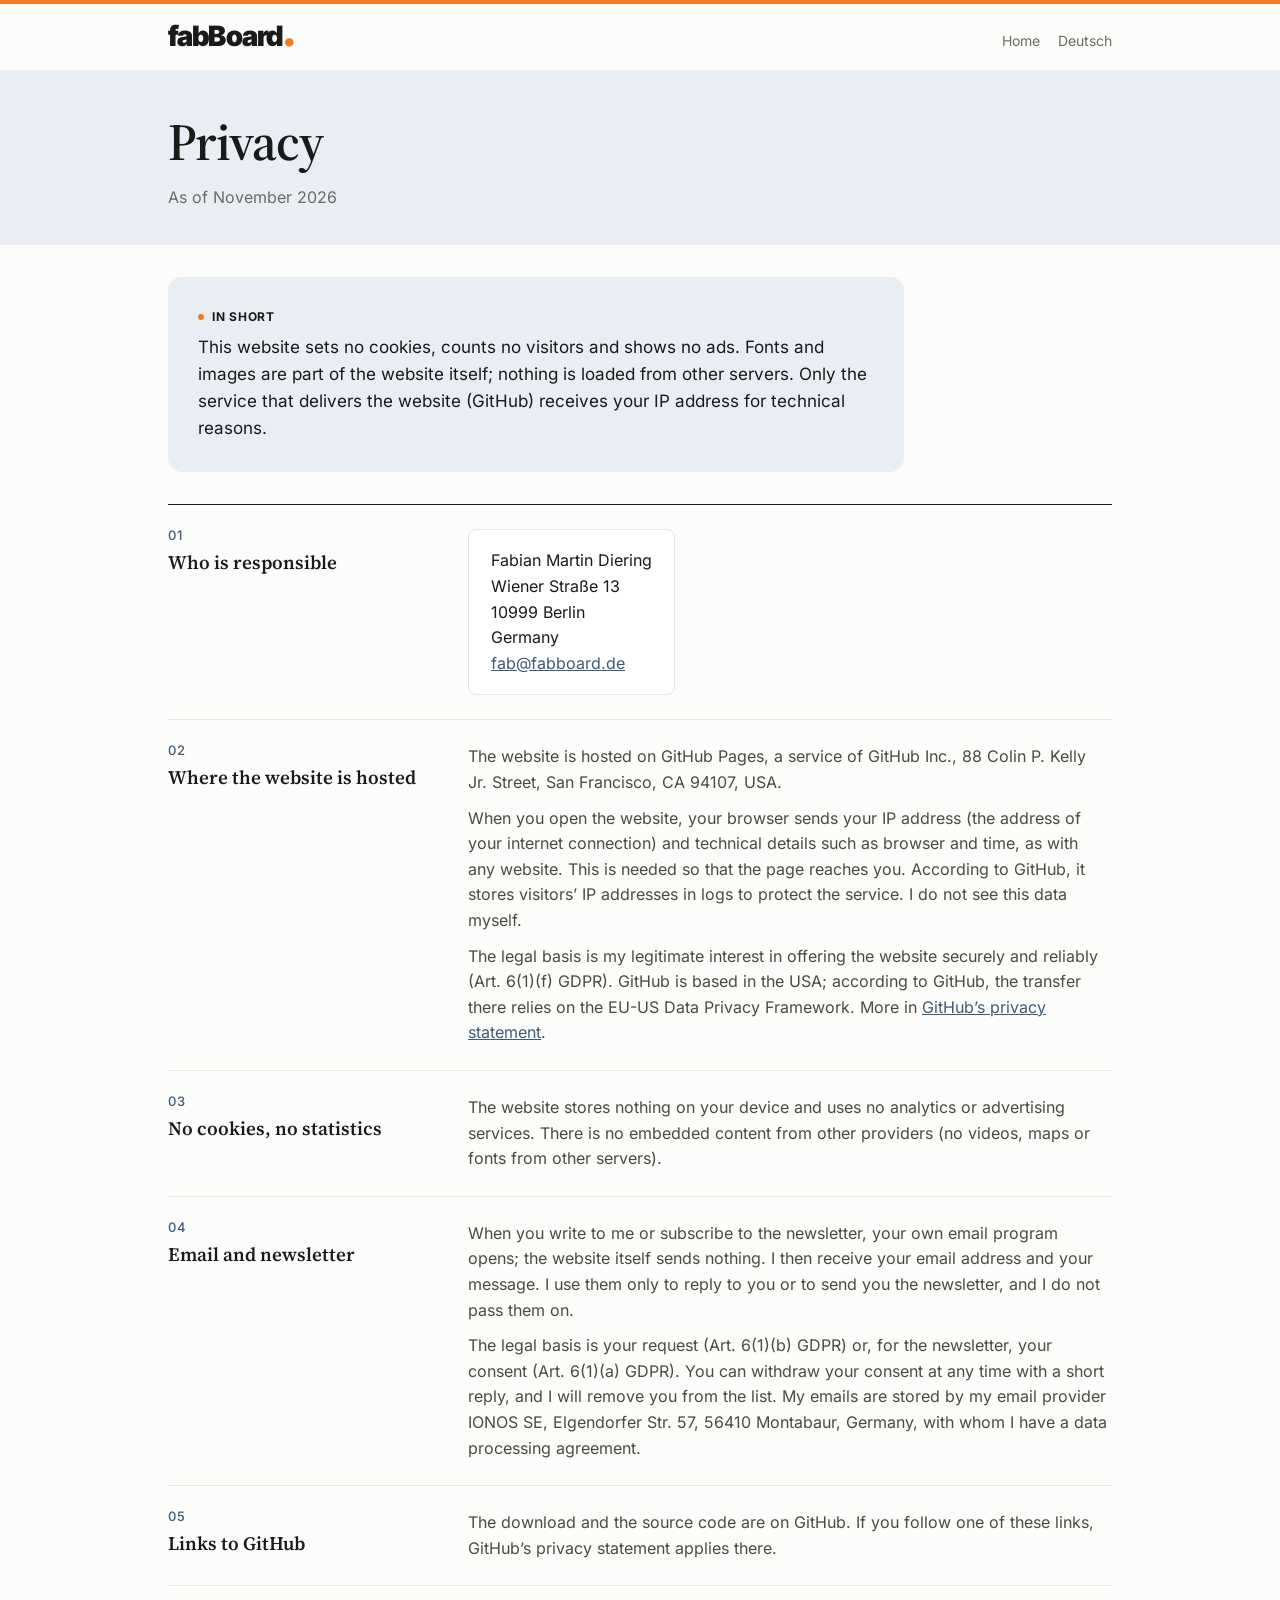
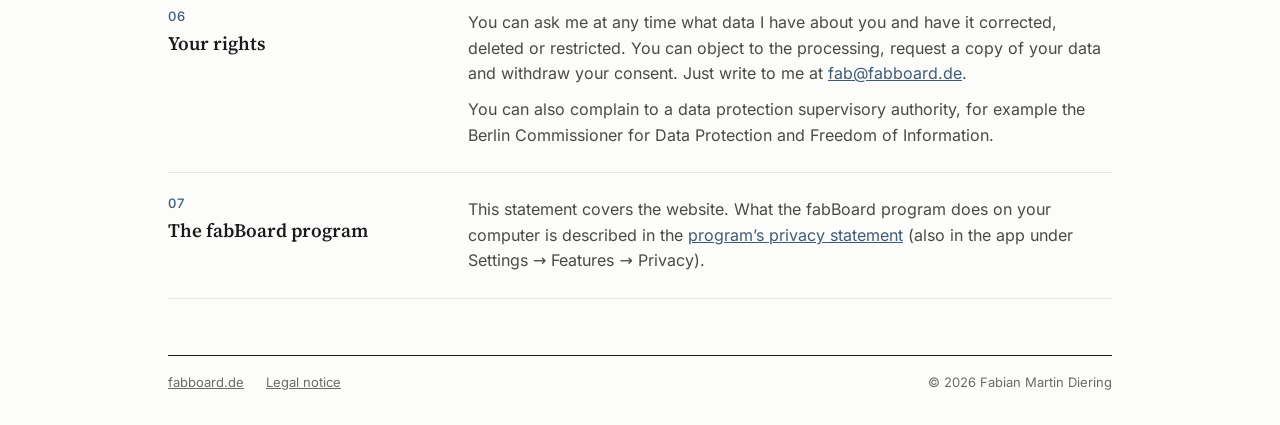
<file: en/privacy.html>
<!doctype html>
<html lang="en">
<head>
<meta charset="utf-8">
<meta name="viewport" content="width=device-width, initial-scale=1">
<title>Privacy – fabBoard</title>
<meta name="robots" content="noindex">
<link rel="icon" href="data:image/svg+xml,%3Csvg xmlns='http://www.w3.org/2000/svg' viewBox='0 0 32 32'%3E%3Crect width='32' height='32' rx='7' fill='%23000'/%3E%3Ccircle cx='16' cy='16' r='7' fill='%23F07C1F'/%3E%3C/svg%3E">
<link rel="stylesheet" href="../schriften/schriften.css">
<link rel="stylesheet" href="../stil.css">
</head>
<body>
<div class="wrap">
<header class="kopf"><a class="marke" href="./">fabBoard<span class="pkt">.</span></a><nav><a href="./">Home</a><a href="../datenschutz.html">Deutsch</a></nav></header>
<main>
<div class="held ds-held"><div><h1>Privacy</h1><p class="unter">As of November 2026</p></div></div>
<div class="ds-kurz"><span class="cap">In short</span><p>This website sets no cookies, counts no visitors and shows no ads. Fonts and images are part of the website itself; nothing is loaded from other servers. Only the service that delivers the website (GitHub) receives your IP address for technical reasons.</p></div><div class="ds-liste"><div class="ds-zeile"><h2><span class="nr">01</span>Who is responsible</h2><div><div class="ds-karte"><p>Fabian Martin Diering<br>Wiener Straße 13<br>10999 Berlin<br>Germany<br><a href="mailto:fab@fabboard.de">fab@fabboard.de</a></p></div></div></div><div class="ds-zeile"><h2><span class="nr">02</span>Where the website is hosted</h2><div><p>The website is hosted on GitHub Pages, a service of GitHub Inc., 88 Colin P. Kelly Jr. Street, San Francisco, CA 94107, USA.</p><p>When you open the website, your browser sends your IP address (the address of your internet connection) and technical details such as browser and time, as with any website. This is needed so that the page reaches you. According to GitHub, it stores visitors’ IP addresses in logs to protect the service. I do not see this data myself.</p><p>The legal basis is my legitimate interest in offering the website securely and reliably (Art. 6(1)(f) GDPR). GitHub is based in the USA; according to GitHub, the transfer there relies on the EU-US Data Privacy Framework. More in <a href="https://docs.github.com/en/site-policy/privacy-policies/github-general-privacy-statement">GitHub’s privacy statement</a>.</p></div></div><div class="ds-zeile"><h2><span class="nr">03</span>No cookies, no statistics</h2><div><p>The website stores nothing on your device and uses no analytics or advertising services. There is no embedded content from other providers (no videos, maps or fonts from other servers).</p></div></div><div class="ds-zeile"><h2><span class="nr">04</span>Email and newsletter</h2><div><p>When you write to me or subscribe to the newsletter, your own email program opens; the website itself sends nothing. I then receive your email address and your message. I use them only to reply to you or to send you the newsletter, and I do not pass them on.</p><p>The legal basis is your request (Art. 6(1)(b) GDPR) or, for the newsletter, your consent (Art. 6(1)(a) GDPR). You can withdraw your consent at any time with a short reply, and I will remove you from the list. My emails are stored by my email provider IONOS SE, Elgendorfer Str. 57, 56410 Montabaur, Germany, with whom I have a data processing agreement.</p></div></div><div class="ds-zeile"><h2><span class="nr">05</span>Links to GitHub</h2><div><p>The download and the source code are on GitHub. If you follow one of these links, GitHub’s privacy statement applies there.</p></div></div><div class="ds-zeile"><h2><span class="nr">06</span>Your rights</h2><div><p>You can ask me at any time what data I have about you and have it corrected, deleted or restricted. You can object to the processing, request a copy of your data and withdraw your consent. Just write to me at <a href="mailto:fab@fabboard.de">fab@fabboard.de</a>.</p><p>You can also complain to a data protection supervisory authority, for example the Berlin Commissioner for Data Protection and Freedom of Information.</p></div></div><div class="ds-zeile"><h2><span class="nr">07</span>The fabBoard program</h2><div><p>This statement covers the website. What the fabBoard program does on your computer is described in the <a href="https://github.com/FabianDiering/fabBoard/blob/main/PRIVACY.md#privacy">program’s privacy statement</a> (also in the app under Settings → Features → Privacy).</p></div></div></div>
</main>
<footer class="fuss"><a href="./">fabboard.de</a><a href="../impressum.html">Legal notice</a><span class="re">© 2026 Fabian Martin Diering</span></footer>
</div>
</body>
</html>
</file>
<file: schriften/schriften.css>
/* Schriften liegen in der App (nicht von Google Fonts geladen, damit keine Daten an Dritte gehen).
   Quelle: Fontsource (npm), Lizenz SIL Open Font License 1.1 – siehe OFL-*.txt in diesem Ordner.
   Je Schrift zwei Teile: latin (inkl. Umlaute) und latin-ext; der Browser lädt nur, was er braucht. */
@font-face{font-family:'Inter';font-style:normal;font-display:swap;font-weight:100 900;src:url(inter-latin-wght-normal.woff2) format('woff2-variations');unicode-range:U+0000-00FF,U+0131,U+0152-0153,U+02BB-02BC,U+02C6,U+02DA,U+02DC,U+0304,U+0308,U+0329,U+2000-206F,U+20AC,U+2122,U+2191,U+2193,U+2212,U+2215,U+FEFF,U+FFFD}
@font-face{font-family:'Inter';font-style:normal;font-display:swap;font-weight:100 900;src:url(inter-latin-ext-wght-normal.woff2) format('woff2-variations');unicode-range:U+0100-02BA,U+02BD-02C5,U+02C7-02CC,U+02CE-02D7,U+02DD-02FF,U+0304,U+0308,U+0329,U+1D00-1DBF,U+1E00-1E9F,U+1EF2-1EFF,U+2020,U+20A0-20AB,U+20AD-20C0,U+2113,U+2C60-2C7F,U+A720-A7FF}
@font-face{font-family:'Inter Tight';font-style:normal;font-display:swap;font-weight:900;src:url(inter-tight-latin-900-normal.woff2) format('woff2');unicode-range:U+0000-00FF,U+0131,U+0152-0153,U+02BB-02BC,U+02C6,U+02DA,U+02DC,U+0304,U+0308,U+0329,U+2000-206F,U+20AC,U+2122,U+2191,U+2193,U+2212,U+2215,U+FEFF,U+FFFD}
@font-face{font-family:'Inter Tight';font-style:normal;font-display:swap;font-weight:900;src:url(inter-tight-latin-ext-900-normal.woff2) format('woff2');unicode-range:U+0100-02BA,U+02BD-02C5,U+02C7-02CC,U+02CE-02D7,U+02DD-02FF,U+0304,U+0308,U+0329,U+1D00-1DBF,U+1E00-1E9F,U+1EF2-1EFF,U+2020,U+20A0-20AB,U+20AD-20C0,U+2113,U+2C60-2C7F,U+A720-A7FF}
@font-face{font-family:'Source Serif 4';font-style:normal;font-display:swap;font-weight:200 900;src:url(source-serif-4-latin-opsz-normal.woff2) format('woff2-variations');unicode-range:U+0000-00FF,U+0131,U+0152-0153,U+02BB-02BC,U+02C6,U+02DA,U+02DC,U+0304,U+0308,U+0329,U+2000-206F,U+20AC,U+2122,U+2191,U+2193,U+2212,U+2215,U+FEFF,U+FFFD}
@font-face{font-family:'Source Serif 4';font-style:normal;font-display:swap;font-weight:200 900;src:url(source-serif-4-latin-ext-opsz-normal.woff2) format('woff2-variations');unicode-range:U+0100-02BA,U+02BD-02C5,U+02C7-02CC,U+02CE-02D7,U+02DD-02FF,U+0304,U+0308,U+0329,U+1D00-1DBF,U+1E00-1E9F,U+1EF2-1EFF,U+2020,U+20A0-20AB,U+20AD-20C4,U+2113,U+2C60-2C7F,U+A720-A7FF}
</file>
<file: stil.css>
:root{--bg:#FCFCFA;--ink:#1A1A1A;--text2:#4A4A45;--muted:#6B6B66;--num:#66665F;--line:#E6E6E3;--field:#F4F4F1;--card:#FFFFFF;--accent:#3E5C76;--mark:#E8EEF3;--buehne:#EEF2F5;--or:#F07C1F;--gruen:#2E8B57;--onink:#FFFFFF;--hover:#333333;--serif:'Source Serif 4',Georgia,serif;--sans:Inter,system-ui,sans-serif}
@media (prefers-color-scheme:dark){:root:not([data-theme="light"]){--bg:#141516;--ink:#ECECE8;--text2:#C4C4BE;--muted:#9A9A94;--num:#8F8F89;--line:#2E3032;--field:#1F2123;--card:#191B1C;--accent:#8FB0CC;--mark:#22313D;--buehne:#1A2229;--gruen:#5DBB85;--onink:#141516;--hover:#D0D0CB;color-scheme:dark}}
:root[data-theme="dark"]{--bg:#141516;--ink:#ECECE8;--text2:#C4C4BE;--muted:#9A9A94;--num:#8F8F89;--line:#2E3032;--field:#1F2123;--card:#191B1C;--accent:#8FB0CC;--mark:#22313D;--buehne:#1A2229;--gruen:#5DBB85;--onink:#141516;--hover:#D0D0CB;color-scheme:dark}
*{box-sizing:border-box}
html{background:var(--bg);color:var(--ink);-webkit-text-size-adjust:100%}
body{margin:0;font:16px/1.6 var(--sans);background:var(--bg);color:var(--ink)}
a{color:var(--accent)}
:focus-visible{outline:2px solid var(--accent);outline-offset:2px}
.wrap{max-width:1040px;margin:0 auto;padding:0 16px}
@media (min-width:900px){.wrap{padding:0 48px}}
.cap{font-size:12px;font-weight:700;letter-spacing:.06em;text-transform:uppercase;color:var(--muted)}
/* Kopf wie in der App: Wortmarke links, Linie in Tintenfarbe */
.kopf{display:flex;align-items:baseline;justify-content:space-between;gap:12px;padding:18px 0 12px;border-bottom:1px solid var(--ink)}
.marke{font:900 28px/1 'Inter Tight',var(--sans);letter-spacing:-.03em;color:var(--ink);text-decoration:none}
.marke .pkt{color:#F07C1F;font-size:1.5em;line-height:0;letter-spacing:0}
.kopf nav{display:flex;gap:18px;align-items:baseline;font-size:14px}
.kopf nav a{color:var(--muted);text-decoration:none;padding-bottom:3px;border-bottom:2px solid transparent}
.kopf nav a:hover{color:var(--ink);border-bottom-color:var(--or)}
/* Orange-Akzente (entschieden 2026-11-11, Vorschläge B, D, G, H, I): Punkt vor Abschnittstiteln und Bild-Unterschriften,
   Strich unter dem geöffneten Beispiel, im Menü und ganz oben; dazu Symbole (J) und Newsletter-Karte (K) */
/* Farbelemente (entschieden 2026-11-11, Vorschläge 1, 2 und 6 heller): Kopfbereich auf Markierungsfläche über die ganze Breite,
   Bildschirmfotos auf einer hellen Bühne, Herunterladen auf heller Fläche mit weißen Kästen */
body{overflow-x:clip;border-top:4px solid var(--or)}
.kopf{border-bottom-color:transparent!important}
.held{display:grid;grid-template-columns:minmax(0,1fr) auto;gap:24px 48px;align-items:end;padding:56px 0 48px;margin-bottom:32px;position:relative;isolation:isolate}
.held::before{content:'';position:absolute;z-index:-1;inset:0 calc(50% - 50vw);background:var(--mark)}
.held .laden{padding-bottom:6px}
.held h1{margin:0 0 14px;font:600 clamp(32px,5.4vw,52px)/1.08 var(--serif);letter-spacing:-.02em;text-wrap:balance;max-width:16em}
.held .unter{margin:0;font-size:clamp(17px,2vw,20px);line-height:1.5;color:var(--text2);max-width:36em}
.btn{display:inline-flex;align-items:center;gap:10px;min-height:48px;padding:0 22px;border-radius:6px;background:#2E8B57;color:#FFFFFF;font:500 16px var(--sans);text-decoration:none}
/* Download-Knopf gefüllt grün wie der Start-Knopf (entschieden 2026-11-11) */
.btn:hover{background:#26754A}
.btn svg{width:18px;height:18px}
.btn.zwei{background:transparent;color:var(--gruen);border:1.5px solid var(--gruen)}  /* Newsletter: grün umrandet (entschieden 2026-11-11) */
.btn.zwei:hover{background:var(--field)}
.news{display:grid;grid-template-columns:minmax(0,1fr) auto;gap:16px 48px;align-items:center;background:var(--mark);border-radius:14px;padding:clamp(18px,3vw,30px)}
.news p{margin:0;max-width:36em}
.news .wie{margin-top:6px;color:var(--text2);font-size:15px}
.news .ohne{margin-top:10px;font-size:13px;color:var(--muted)}
.ladezeile{display:block;margin-top:10px;font-size:13px;color:var(--muted)}
.intro{margin:0;max-width:40em;color:var(--text2)}
/* Anwendungsbeispiele: zugeklappt, Klick auf die Zeile klappt auf (entschieden 2026-11-11) */
.bsp{border-bottom:1px solid var(--line)}
.bsp summary{display:flex;align-items:baseline;gap:6px 16px;flex-wrap:wrap;padding:14px 36px 14px 0;cursor:pointer;list-style:none;position:relative}
.bsp summary::-webkit-details-marker{display:none}
.bsp summary::after{content:'+';position:absolute;right:4px;top:10px;font:400 26px/1 var(--sans);color:var(--muted)}
.bsp[open] summary::after{content:'−'}
.bsp summary:hover .bt{color:var(--accent)}
.bsp[open] .bt{box-shadow:inset 0 -2px 0 var(--or);padding-bottom:2px}
.bsp[open] summary:hover .bt{color:var(--ink)}
.bsp .cap{flex:0 0 184px}  /* feste Breite, damit die Titel der Beispiele bündig stehen */
@media (max-width:560px){.bsp .cap{flex-basis:100%}}
.bsp .bt{font:600 20px/1.3 var(--serif)}
.bsp .bi{padding:0 0 24px}
.klein{margin:8px 0 0;font-size:14px;color:var(--muted)}
/* Datenschutz (entschieden 2026-11-11): Kopf wie die Startseite, Kasten „Kurz gesagt“, Abschnitte als Zeilen mit Nummer */
.ds-held{grid-template-columns:minmax(0,1fr);padding:44px 0 36px}
.ds-held .unter{font-size:16px;color:var(--muted)}
.ds-kurz{background:var(--mark);border-radius:14px;padding:clamp(18px,3vw,30px);max-width:46em}
.ds-kurz .cap{display:block;margin-bottom:8px;color:var(--ink)}
.ds-kurz .cap::before{content:'';display:inline-block;width:6px;height:6px;border-radius:50%;background:var(--or);margin-right:8px;vertical-align:1px}
.ds-kurz p{margin:0;font-size:17px;line-height:1.6}
.ds-liste{margin-top:32px;border-top:1px solid var(--ink)}
.ds-zeile{display:grid;grid-template-columns:260px minmax(0,1fr);gap:8px 40px;padding:24px 0;border-bottom:1px solid var(--line)}
.ds-zeile h2{margin:0;font:600 19px/1.3 var(--serif)}
.ds-zeile .nr{display:block;font:500 13px/1 var(--sans);letter-spacing:.06em;color:var(--accent);margin-bottom:8px}
.ds-zeile p{margin:0;max-width:40em;color:var(--text2)}
.ds-zeile p+p{margin-top:10px}
.ds-karte{background:var(--card);border:1px solid var(--line);border-radius:8px;padding:18px 22px;display:inline-block}
.ds-karte p{color:var(--ink)}
@media (max-width:760px){.ds-zeile{grid-template-columns:minmax(0,1fr)}}
figure{margin:28px 0 0;background:var(--buehne);border-radius:14px;padding:clamp(14px,3vw,36px) clamp(14px,3vw,36px) 14px}
.bild{display:block;width:100%;height:auto;border-radius:8px;background:var(--card);box-shadow:0 1px 2px rgba(0,0,0,.06),0 12px 32px rgba(30,50,70,.14)}
figcaption{margin-top:8px;font-size:13px;color:var(--muted)}
figcaption::before{content:'';display:inline-block;width:7px;height:7px;border-radius:50%;background:var(--or);margin-right:8px;vertical-align:1px}
section{padding:40px 0 8px}
.titel{display:block;padding-bottom:10px;border-bottom:1px solid var(--ink);margin-bottom:18px;color:var(--ink)}
.titel::before{content:'';display:inline-block;width:6px;height:6px;border-radius:50%;background:var(--or);margin-right:8px;vertical-align:1px}
.schritte{display:grid;grid-template-columns:repeat(3,minmax(0,1fr));gap:28px;margin:0;padding:0;list-style:none}
.schritte h3{margin:0 0 6px;font:600 20px/1.25 var(--serif)}
.schritte .nr{color:var(--accent);margin-right:8px}
.schritte p{margin:0;color:var(--text2);font-size:15px}
.merkmale{display:grid;grid-template-columns:repeat(2,minmax(0,1fr));gap:0 40px;margin:0;padding:0;list-style:none}
.merkmale li{padding:12px 0;border-bottom:1px solid var(--line);display:grid;grid-template-columns:34px minmax(0,1fr);column-gap:12px}
.merkmale li>*:not(.ik){grid-column:2}
.merkmale .ik{display:flex;grid-row:1/span 2;width:34px;height:34px;border-radius:50%;background:var(--mark);color:var(--accent);align-items:center;justify-content:center}
.merkmale .ik svg{width:18px;height:18px}
.merkmale b{display:block;font-weight:600}
.merkmale span{color:var(--text2);font-size:15px}
.kaesten{display:grid;grid-template-columns:repeat(2,minmax(0,1fr));gap:clamp(14px,2.5vw,24px);background:var(--buehne);border-radius:14px;padding:clamp(14px,3vw,30px)}
.kasten{padding:22px 24px;border:1px solid var(--line);border-radius:8px;background:var(--card)}
.kasten .cap{color:var(--ink);display:block;margin-bottom:10px}
.kasten ul{margin:0;padding-left:18px;color:var(--text2);font-size:15px}
.kasten li+li{margin-top:6px}
.kasten p{margin:0 0 14px;color:var(--text2);font-size:15px}
.kasten .hinweis{font-size:13px;color:var(--muted);margin:14px 0 0}
.nach{margin:16px 0 0;padding:16px 20px;border-left:3px solid #F07C1F;background:var(--card);border-radius:0 10px 10px 0;font-size:15px;box-shadow:0 1px 3px rgba(0,0,0,.08)}
.nach[hidden]{display:none}
.nach ol{margin:8px 0 0;padding-left:22px}
.nach li{margin:6px 0}
.nach p{margin:10px 0 0}
.nach p.nb{margin-top:18px}
.fuss{margin-top:56px;padding:16px 0 32px;border-top:1px solid var(--ink);display:flex;flex-wrap:wrap;gap:8px 22px;font-size:13px;color:var(--muted)}
.fuss a{color:var(--muted)}
.fuss .re{margin-left:auto}
@media (max-width:760px){
 .held,.news{grid-template-columns:minmax(0,1fr)}
 .held{padding:36px 0 28px}
 .schritte,.merkmale,.kaesten{grid-template-columns:minmax(0,1fr)}
 .schritte{gap:22px}
 .fuss .re{margin-left:0}
}
</file>
